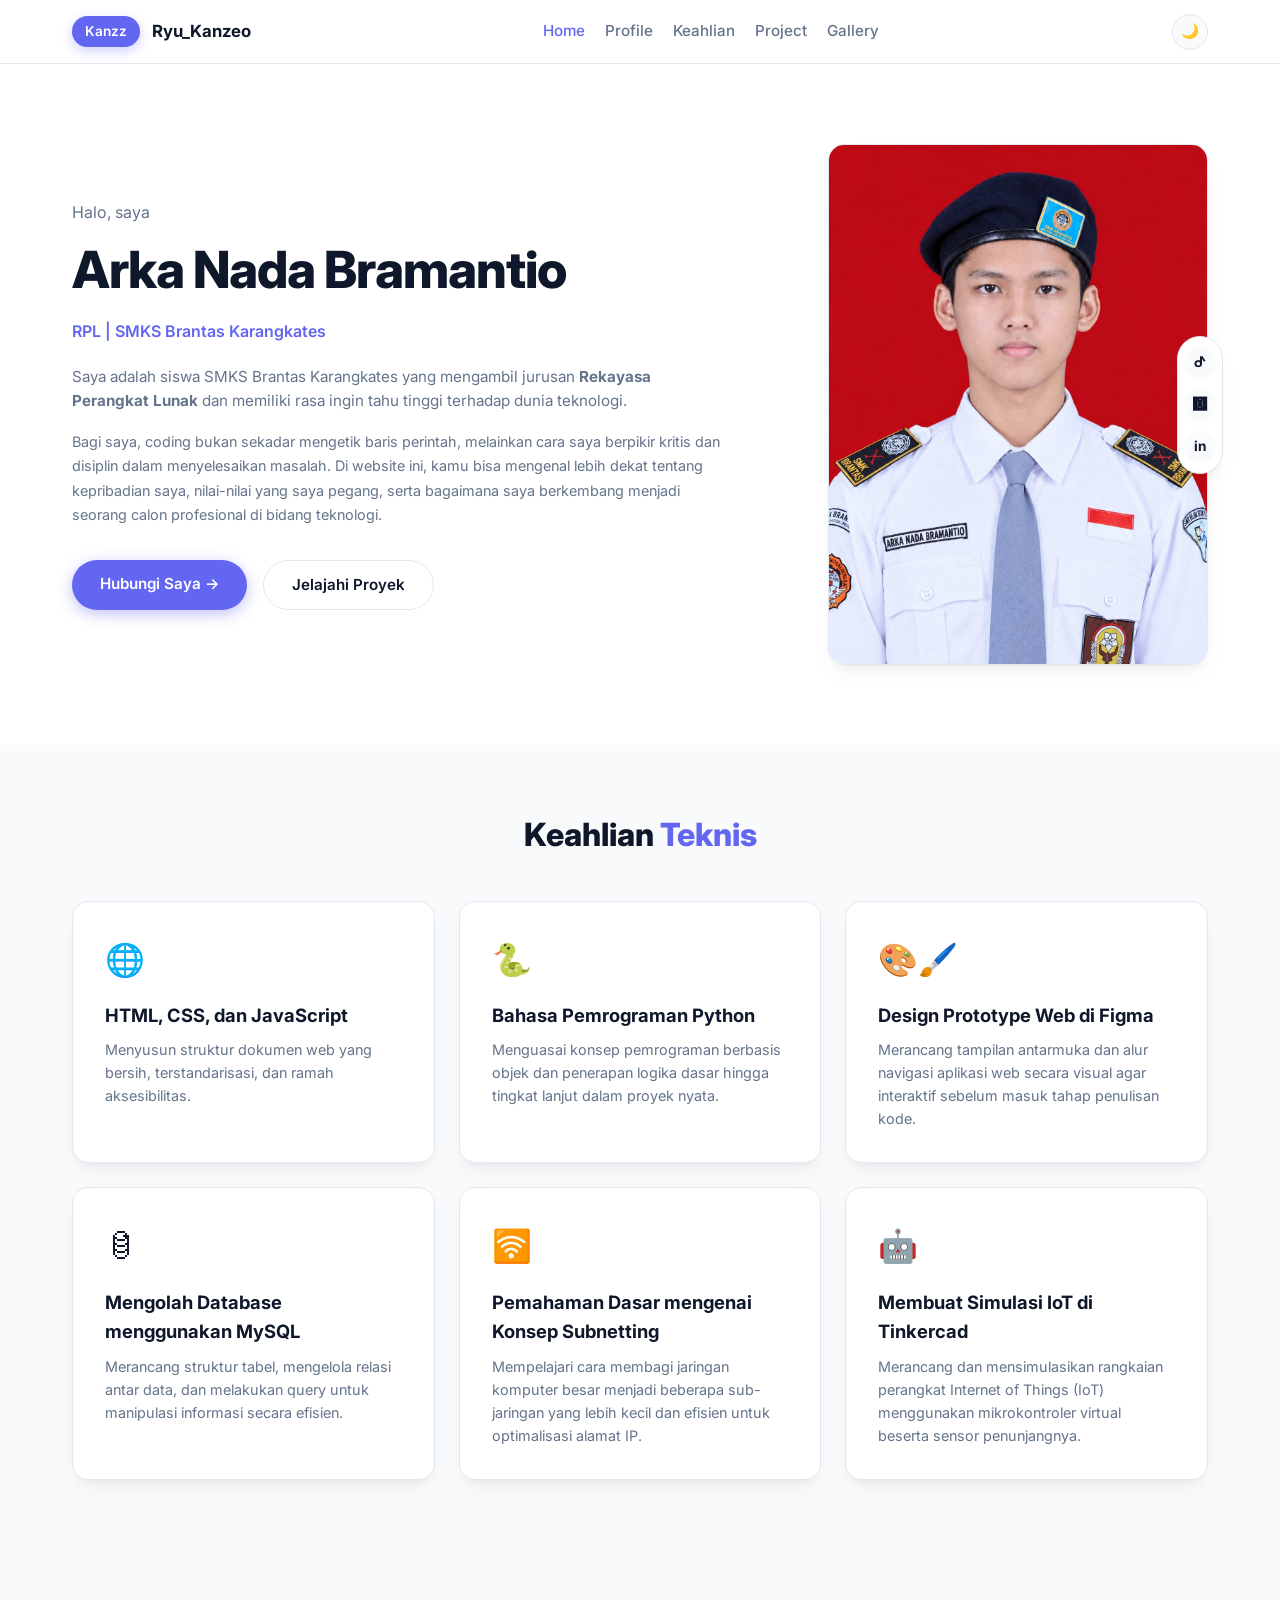
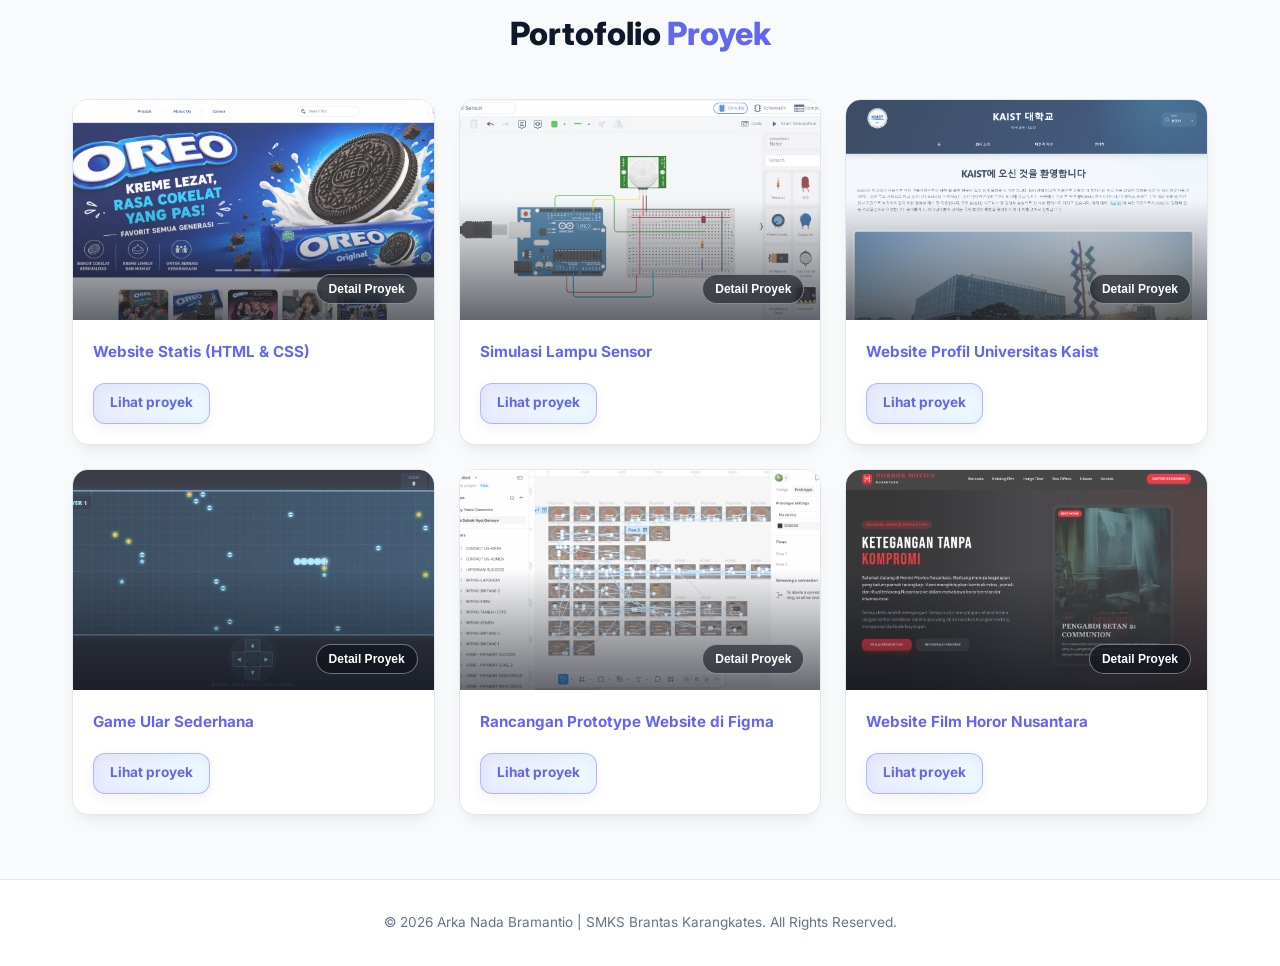
<file: index.html>
<!DOCTYPE html>
<html lang="id">
<head>
    <meta charset="UTF-8">
    <meta name="viewport" content="width=device-width, initial-scale=1.0">
    <title>Profil Arka Nada Bramantio | SMKS Brantas Karangkates</title>
    <link href="https://fonts.googleapis.com/css2?family=Inter:wght@300;400;500;600;700;800&display=swap" rel="stylesheet">
    <link rel="stylesheet" href="css/style.css">
</head>
<body>

    <!-- ANIMASI LOADING SCREEN -->
    <div id="loading-screen">
        <div class="loader-content">
            <div class="spinner"></div>
            <h2>LOADING...</h2>
            <p>Memuat Portofolio Arka Nada</p>
        </div>
    </div>

    <!-- HEADER / NAVIGASI -->
    <header class="site-header">
        <div class="container header-container">
            <div class="header-left">
                <span class="brand-badge">Kanzz</span>
                <span class="brand-name">Ryu_Kanzeo</span>
            </div>
            <nav id="primary-navigation" class="nav-menu">
                <a href="index.html" class="active">Home</a>
                <a href="profile.html">Profile</a>
                <a href="#keahlian">Keahlian</a>
                <a href="#portofolio">Project</a>
                <a href="#portofolio">Gallery</a>
            </nav>
            <div class="header-right">
                <button id="menu-toggle" class="icon-btn menu-toggle" type="button"
                    aria-expanded="false" aria-controls="primary-navigation"
                    aria-label="Buka menu navigasi" title="Buka menu navigasi">
                    <span aria-hidden="true">☰</span>
                </button>
                <button id="theme-toggle" class="icon-btn" title="Ganti Mode Gelap/Terang">🌙</button>
            </div>
        </div>
    </header>

    <!-- KONTEN UTAMA -->
    <main>
        <!-- SECTION HERO / TENTANG -->
        <section id="tentang" class="hero">
            <div class="container hero-container">
                <div class="hero-text">
                    <p class="greeting">Halo, saya</p>
                    <h1>Arka Nada Bramantio</h1>
                    <p class="sub-role">RPL | SMKS Brantas Karangkates</p>
                    <p class="bio-text">
                        Saya adalah siswa SMKS Brantas Karangkates yang mengambil jurusan <strong>Rekayasa Perangkat Lunak</strong> dan memiliki rasa ingin tahu tinggi terhadap dunia teknologi.
                    </p>
                    <p class="bio-text secondary-bio">
                        Bagi saya, coding bukan sekadar mengetik baris perintah, melainkan cara saya berpikir kritis dan disiplin dalam menyelesaikan masalah. Di website ini, kamu bisa mengenal lebih dekat tentang kepribadian saya, nilai-nilai yang saya pegang, serta bagaimana saya berkembang menjadi seorang calon profesional di bidang teknologi.
                    </p>
                    <div class="hero-buttons">
                        <a href="#tentang" class="btn-primary">Hubungi Saya &rarr;</a>
                        <a href="#portofolio" class="btn-secondary">Jelajahi Proyek</a>
                    </div>
                </div>
                
                <div class="hero-img-wrapper">
                    <img src="img/foto-profile.jpg" alt="Arka Nada Bramantio" class="profile-img">
                    
                    <!-- SOSIAL MEDIA DENGAN TAUTAN TUJUAN -->
                    <div class="floating-socials">
                        <a href="https://www.tiktok.com/@ryuu_kanzzz?_r=1&_t=ZS-99xQWWKFfRV" target="_blank" title="TikTok">ᕷ</a>
                        <a href="https://www.instagram.com/ryu_kanzeo?stkn=bmRhbXRndmNubngy" target="_blank" title="Instagram">🅾</a>
                        <a href="https://www.linkedin.com/in/arka-nada-bramantio-6a160a384/" target="_blank" title="LinkedIn">in</a>
                    </div>
                </div>
            </div>
        </section>

        <!-- SECTION KEAHLIAN -->
        <section id="keahlian" class="skills">
            <div class="container">
                <h2 class="section-title">Keahlian <span>Teknis</span></h2>
                <div class="skills-grid">
                    <article class="card">
                        <div class="card-icon">🌐</div>
                        <h3>HTML, CSS, dan JavaScript</h3>
                        <p>Menyusun struktur dokumen web yang bersih, terstandarisasi, dan ramah aksesibilitas.</p>
                    </article>
                    <article class="card">
                        <div class="card-icon">🐍</div>
                        <h3>Bahasa Pemrograman Python</h3>
                        <p>Menguasai konsep pemrograman berbasis objek dan penerapan logika dasar hingga tingkat lanjut dalam proyek nyata.</p>
                    </article>
                    <article class="card">
                        <div class="card-icon">🎨🖌️</div>
                        <h3>Design Prototype Web di Figma</h3>
                        <p>Merancang tampilan antarmuka dan alur navigasi aplikasi web secara visual agar interaktif sebelum masuk tahap penulisan kode.</p>
                    </article>
                    <article class="card">
                        <div class="card-icon">🛢</div>
                        <h3>Mengolah Database menggunakan MySQL</h3>
                        <p>Merancang struktur tabel, mengelola relasi antar data, dan melakukan query untuk manipulasi informasi secara efisien.</p>
                    </article>
                    <article class="card">
                        <div class="card-icon">🛜</div>
                        <h3>Pemahaman Dasar mengenai Konsep Subnetting</h3>
                        <p>Mempelajari cara membagi jaringan komputer besar menjadi beberapa sub-jaringan yang lebih kecil dan efisien untuk optimalisasi alamat IP.</p>
                    </article>
                    <article class="card">
                        <div class="card-icon">🤖</div>
                        <h3>Membuat Simulasi IoT di Tinkercad</h3>
                        <p>Merancang dan mensimulasikan rangkaian perangkat Internet of Things (IoT) menggunakan mikrokontroler virtual beserta sensor penunjangnya.</p>
                    </article>
                </div>
            </div>
        </section>

        <!-- SECTION PORTOFOLIO / GALERI -->
        <section id="portofolio" class="gallery">
            <div class="container">
                <h2 class="section-title">Portofolio <span>Proyek</span></h2>
                <div class="gallery-grid">
                    <!-- Project Web Statis -->
                    <figure class="gallery-item">
                        <button class="gallery-toggle" type="button" aria-expanded="false" aria-controls="project-detail-1" aria-label="Tampilkan detail Website Statis">
                            <span class="gallery-img-box" style="background-image: url('img/website_produk.jpg');"></span>
                            <span class="gallery-hint" aria-hidden="true">Detail Proyek</span>
                        </button>
                        <figcaption class="gallery-caption">
                            <span class="proj-tag">Website Statis (HTML & CSS)</span>
                            <p class="gallery-description" id="project-detail-1" aria-hidden="true">Menampilkan keunikan cita rasa Oreo dalam balutan tata letak web modern yang estetis berbasis HTML dan CSS murni.</p>
                            <a href="https://landingpagearka-66tr.vercel.app/" target="_blank" rel="noopener noreferrer" class="project-link">Lihat proyek</a>
                        </figcaption>
                    </figure>

                    <!-- Project IoT -->
                    <figure class="gallery-item">
                        <button class="gallery-toggle" type="button" aria-expanded="false" aria-controls="project-detail-2" aria-label="Tampilkan detail Simulasi Lampu Sensor">
                            <span class="gallery-img-box" style="background-image: url('img/proyek_iot.jpg');"></span>
                            <span class="gallery-hint" aria-hidden="true">Detail Proyek</span>
                        </button>
                        <figcaption class="gallery-caption">
                            <span class="proj-tag">Simulasi Lampu Sensor</span>
                            <p class="gallery-description" id="project-detail-2" aria-hidden="true">Simulasi Perangkat Sensor Objek Internet of Things (IoT) pada Tinkercad.</p>
                            <a href="https://www.tinkercad.com/things/62Zy0ZMmRSz-pir-sensor" target="_blank" rel="noopener noreferrer" class="project-link">Lihat proyek</a>
                        </figcaption>
                    </figure>

                    <!-- Website Profil Kaist -->
                    <figure class="gallery-item">
                        <button class="gallery-toggle" type="button" aria-expanded="false" aria-controls="project-detail-2" aria-label="Tampilkan detail Simulasi Lampu Sensor">
                            <span class="gallery-img-box" style="background-image: url('img/web_kaist.jpg');"></span>
                            <span class="gallery-hint" aria-hidden="true">Detail Proyek</span>
                        </button>
                        <figcaption class="gallery-caption">
                            <span class="proj-tag">Website Profil Universitas Kaist</span>
                            <p class="gallery-description" id="project-detail-2" aria-hidden="true">Website profil Universitas KAIST menampilkan informasi mengenai sejarah, visi dan misi, serta kontak universitas dengan desain modern. Website ini menyediakan dua pilihan bahasa, yaitu bahasa Korea dan bahasa Inggris.</p>
                            <a href="https://websiteprofilkaist.vercel.app/" target="_blank" rel="noopener noreferrer" class="project-link">Lihat proyek</a>
                        </figcaption>
                    </figure>

                    <!-- Game Ular -->
                    <figure class="gallery-item">
                        <button class="gallery-toggle" type="button" aria-expanded="false" aria-controls="project-detail-3" aria-label="Tampilkan detail Game Ular Sederhana">
                            <span class="gallery-img-box" style="background-image: url('img/snake-game.jpg');"></span>
                            <span class="gallery-hint" aria-hidden="true">Detail Proyek</span>
                        </button>
                        <figcaption class="gallery-caption">
                            <span class="proj-tag">Game Ular Sederhana</span>
                            <p class="gallery-description" id="project-detail-3" aria-hidden="true">Game Ular yang dikembangkan menggunakan logika Python.</p>
                            <a href="https://arka-snake-game.vercel.app/" target="_blank" rel="noopener noreferrer" class="project-link">Lihat proyek</a>
                        </figcaption>
                    </figure>

                    <!-- Prototype Figma -->
                    <figure class="gallery-item">
                        <button class="gallery-toggle" type="button" aria-expanded="false" aria-controls="project-detail-4" aria-label="Tampilkan detail Rancangan Prototype Website di Figma">
                            <span class="gallery-img-box" style="background-image: url('img/prototype_web.jpg');"></span>
                            <span class="gallery-hint" aria-hidden="true">Detail Proyek</span>
                        </button>
                        <figcaption class="gallery-caption">
                            <span class="proj-tag">Rancangan Prototype Website di Figma</span>
                            <p class="gallery-description" id="project-detail-4" aria-hidden="true">Design prototype website penjualan seblak menggunakan Figma.</p>
                            <a href="https://www.figma.com/design/AvkpELLWRFeihYIkIMaGhw/Untitled?node-id=171-38&m=dev&t=LEKbkbCV1JlNbYNM-1" target="_blank" rel="noopener noreferrer" class="project-link">Lihat proyek</a>
                        </figcaption>
                    </figure>

                    <!-- Website Film Horor Nusantara -->
                    <figure class="gallery-item">
                        <button class="gallery-toggle" type="button" aria-expanded="false" aria-controls="project-detail-5" aria-label="Tampilkan detail Website Film Horor Nusantara">
                            <span class="gallery-img-box" style="background-image: url('img/website-film.jpg');"></span>
                            <span class="gallery-hint" aria-hidden="true">Detail Proyek</span>
                        </button>
                        <figcaption class="gallery-caption">
                            <span class="proj-tag">Website Film Horor Nusantara</span>
                            <p class="gallery-description" id="project-detail-5" aria-hidden="true">Website yang menampilkan berbagai film horor Indonesia dengan desain modern dan nuansa misterius menggunakan Tailwind CSS.</p>
                            <a href="https://web-profil-film.vercel.app/" target="_blank" rel="noopener noreferrer" class="project-link">Lihat proyek</a>
                        </figcaption>
                    </figure>
                </div>
            </div>
        </section>
    </main>

    <!-- FOOTER -->
    <footer class="site-footer">
        <div class="container">
            <p>&copy; 2026 Arka Nada Bramantio | SMKS Brantas Karangkates. All Rights Reserved.</p>
        </div>
    </footer>

    <script src="js/script.js"></script>
</body>
</html>
</file>
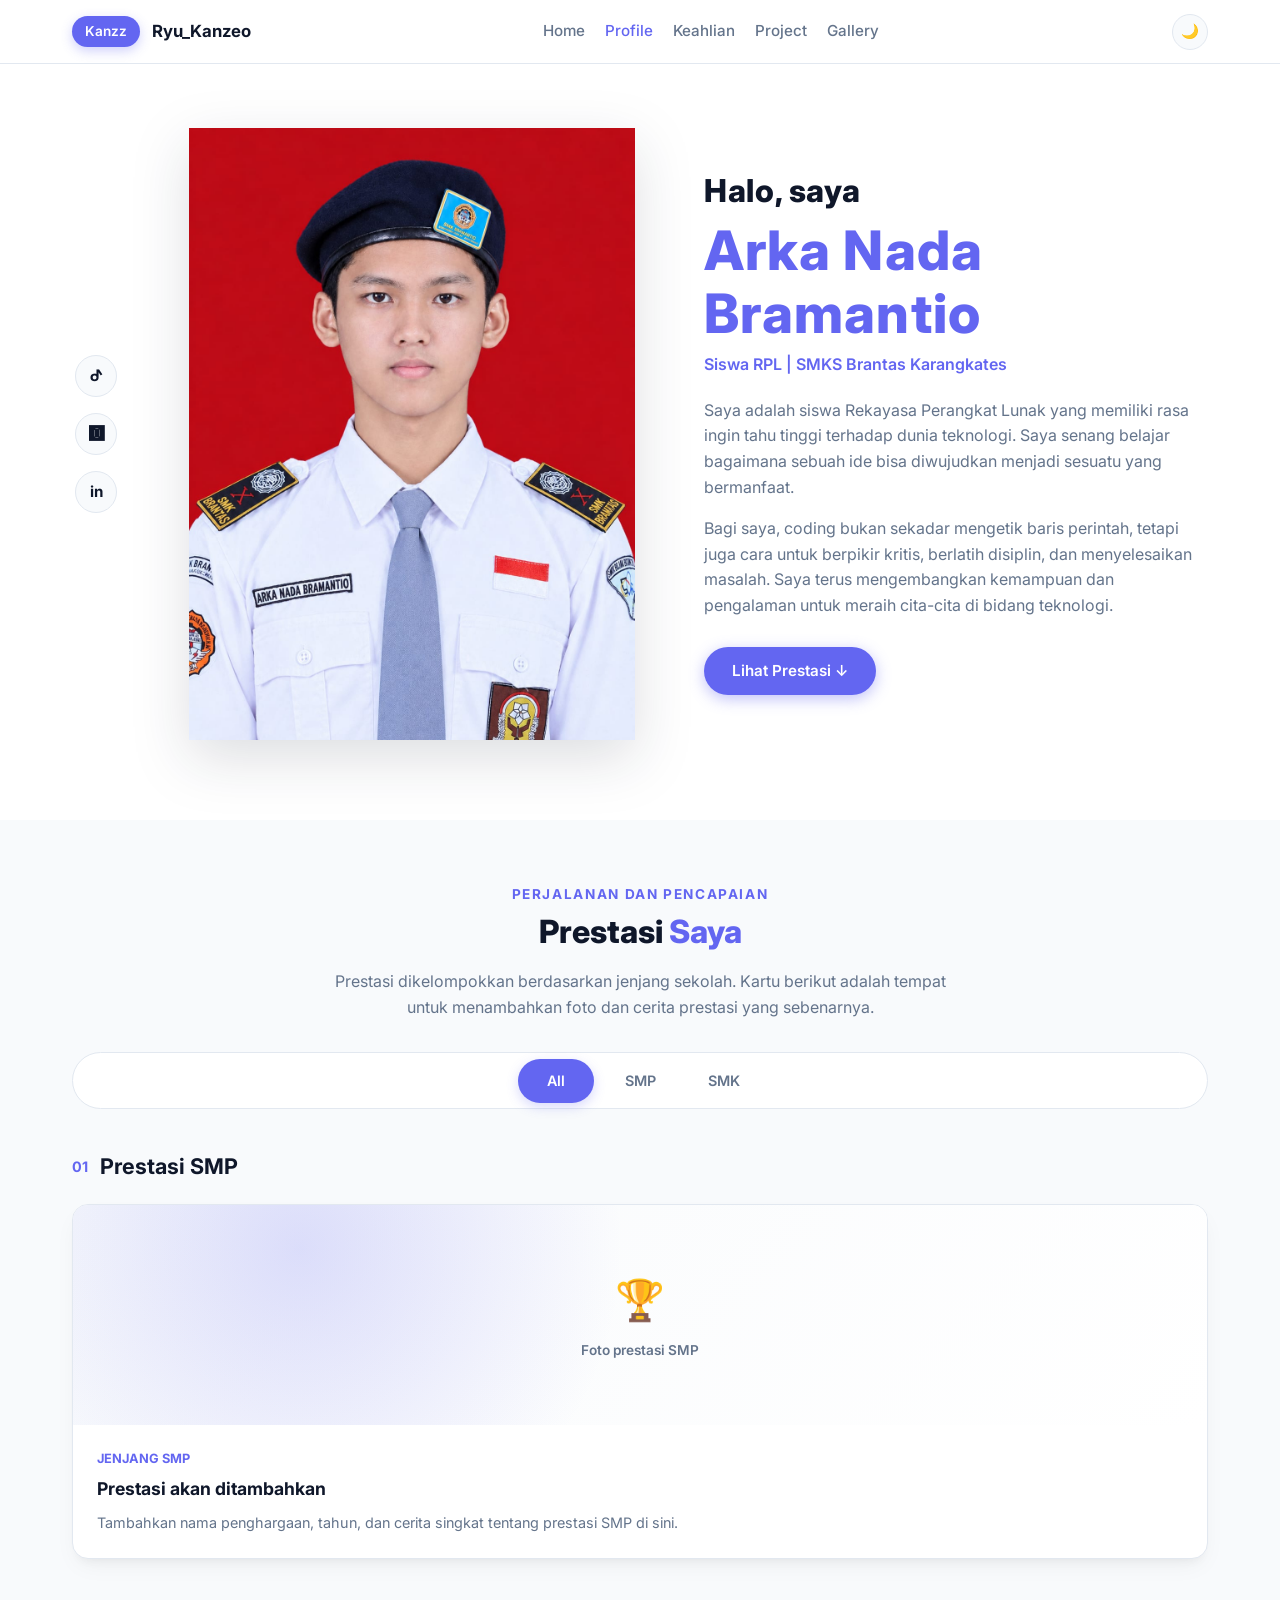
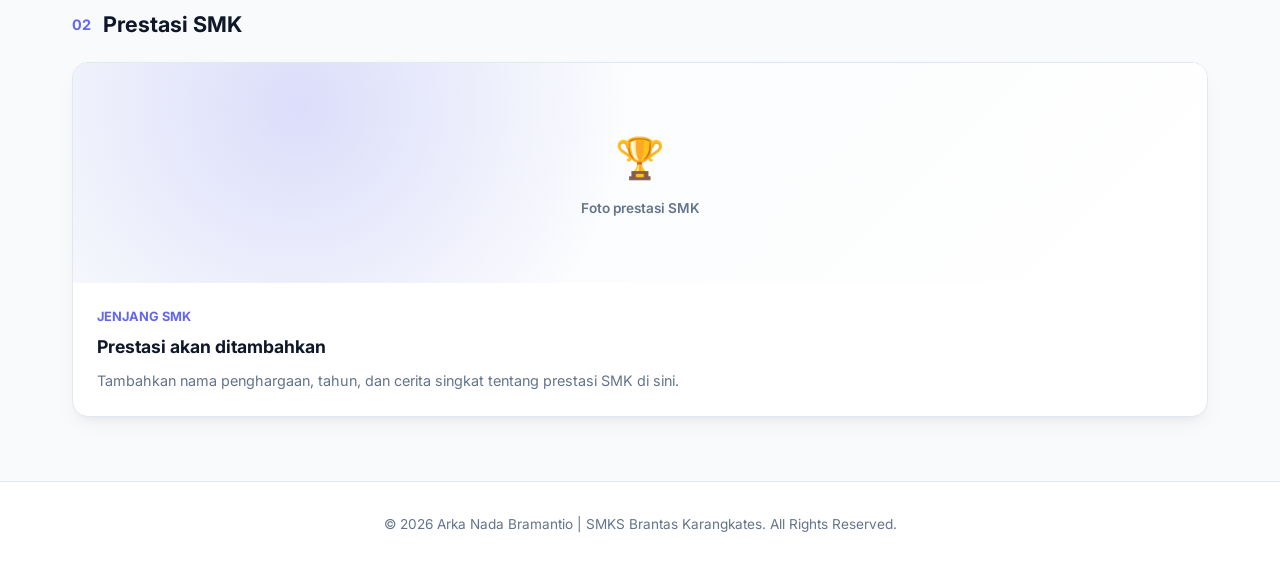
<file: profile.html>
<!DOCTYPE html>
<html lang="id">
<head>
    <meta charset="UTF-8">
    <meta name="viewport" content="width=device-width, initial-scale=1.0">
    <meta name="description" content="Kenali lebih dekat Arka Nada Bramantio dan perjalanan prestasinya.">
    <title>Profile | Arka Nada Bramantio</title>
    <link href="https://fonts.googleapis.com/css2?family=Inter:wght@300;400;500;600;700;800&display=swap" rel="stylesheet">
    <link rel="stylesheet" href="css/style.css">
    <link rel="stylesheet" href="css/profile.css">
</head>
<body>
    <div id="loading-screen">
        <div class="loader-content">
            <div class="spinner"></div>
            <h2>LOADING...</h2>
            <p>Memuat Profil Arka Nada</p>
        </div>
    </div>

    <header class="site-header">
        <div class="container header-container">
            <div class="header-left">
                <span class="brand-badge">Kanzz</span>
                <span class="brand-name">Ryu_Kanzeo</span>
            </div>
            <nav id="primary-navigation" class="nav-menu" aria-label="Navigasi utama">
                <a href="index.html">Home</a>
                <a href="profile.html" class="active" aria-current="page">Profile</a>
                <a href="index.html#keahlian">Keahlian</a>
                <a href="index.html#portofolio">Project</a>
                <a href="index.html#portofolio">Gallery</a>
            </nav>
            <div class="header-right">
                <button id="menu-toggle" class="icon-btn menu-toggle" type="button"
                    aria-expanded="false" aria-controls="primary-navigation"
                    aria-label="Buka menu navigasi" title="Buka menu navigasi">
                    <span aria-hidden="true">☰</span>
                </button>
                <button id="theme-toggle" class="icon-btn" type="button" title="Ganti Mode Gelap/Terang" aria-label="Ganti mode gelap atau terang">🌙</button>
            </div>
        </div>
    </header>

    <main>
        <section class="profile-intro">
            <div class="container profile-intro-container">
                <nav class="profile-socials" aria-label="Media sosial Arka Nada">
                    <a href="https://www.tiktok.com/@ryuu_kanzzz?_r=1&_t=ZS-99xQWWKFfRV" target="_blank" rel="noopener noreferrer" aria-label="TikTok Arka Nada" title="TikTok">ᕷ</a>
                    <a href="https://www.instagram.com/ryu_kanzeo?stkn=bmRhbXRndmNubngy" target="_blank" rel="noopener noreferrer" aria-label="Instagram Arka Nada" title="Instagram">🅾</a>
                    <a href="https://www.linkedin.com/in/arka-nada-bramantio-6a160a384/" target="_blank" rel="noopener noreferrer" aria-label="LinkedIn Arka Nada" title="LinkedIn">in</a>
                </nav>
                <div class="profile-photo-wrap">
                    <img src="img/foto-profile.jpg" alt="Foto Arka Nada Bramantio">
                </div>
                <div class="profile-copy">
                    <h1>
                        <span class="profile-greeting">Halo, saya</span>
                        <span class="profile-name">Arka Nada Bramantio</span>
                    </h1>
                    <p class="sub-role">Siswa RPL | SMKS Brantas Karangkates</p>
                    <p>
                        Saya adalah siswa Rekayasa Perangkat Lunak yang memiliki rasa ingin tahu tinggi terhadap dunia teknologi. Saya senang belajar bagaimana sebuah ide bisa diwujudkan menjadi sesuatu yang bermanfaat.
                    </p>
                    <p>
                        Bagi saya, coding bukan sekadar mengetik baris perintah, tetapi juga cara untuk berpikir kritis, berlatih disiplin, dan menyelesaikan masalah. Saya terus mengembangkan kemampuan dan pengalaman untuk meraih cita-cita di bidang teknologi.
                    </p>
                    <a class="btn-primary profile-achievements-link" href="#prestasi">Lihat Prestasi &darr;</a>
                </div>
            </div>
        </section>

        <section id="prestasi" class="achievements">
            <div class="container">
                <p class="achievements-eyebrow">Perjalanan dan pencapaian</p>
                <h2 class="section-title">Prestasi <span>Saya</span></h2>
                <p class="achievements-intro">Prestasi dikelompokkan berdasarkan jenjang sekolah. Kartu berikut adalah tempat untuk menambahkan foto dan cerita prestasi yang sebenarnya.</p>

                <nav class="achievement-filters" aria-label="Filter prestasi">
                    <button class="achievement-filter is-active" type="button" data-filter="all" aria-pressed="true">All</button>
                    <button class="achievement-filter" type="button" data-filter="smp" aria-pressed="false">SMP</button>
                    <button class="achievement-filter" type="button" data-filter="smk" aria-pressed="false">SMK</button>
                </nav>

                <section class="achievement-level" data-achievement-level="smp" aria-labelledby="prestasi-smp">
                    <h3 id="prestasi-smp" class="achievement-level-title"><span>01</span> Prestasi SMP</h3>
                    <div class="achievement-grid">
                        <article class="achievement-card">
                            <div class="achievement-photo-placeholder" aria-label="Tempat foto prestasi SMP">
                                <span aria-hidden="true">🏆</span>
                                <span>Foto prestasi SMP</span>
                            </div>
                            <div class="achievement-card-copy">
                                <p class="achievement-label">Jenjang SMP</p>
                                <h4>Prestasi akan ditambahkan</h4>
                                <p>Tambahkan nama penghargaan, tahun, dan cerita singkat tentang prestasi SMP di sini.</p>
                            </div>
                        </article>
                    </div>
                </section>

                <section class="achievement-level" data-achievement-level="smk" aria-labelledby="prestasi-smk">
                    <h3 id="prestasi-smk" class="achievement-level-title"><span>02</span> Prestasi SMK</h3>
                    <div class="achievement-grid">
                        <article class="achievement-card">
                            <div class="achievement-photo-placeholder" aria-label="Tempat foto prestasi SMK">
                                <span aria-hidden="true">🏆</span>
                                <span>Foto prestasi SMK</span>
                            </div>
                            <div class="achievement-card-copy">
                                <p class="achievement-label">Jenjang SMK</p>
                                <h4>Prestasi akan ditambahkan</h4>
                                <p>Tambahkan nama penghargaan, tahun, dan cerita singkat tentang prestasi SMK di sini.</p>
                            </div>
                        </article>
                    </div>
                </section>
            </div>
        </section>
    </main>

    <footer class="site-footer">
        <div class="container">
            <p>&copy; 2026 Arka Nada Bramantio | SMKS Brantas Karangkates. All Rights Reserved.</p>
        </div>
    </footer>

    <script src="js/script.js"></script>
    <script src="js/profile.js"></script>
</body>
</html>
</file>
<file: css/style.css>
/* =========================================
   1. RESET DAN VARIABEL (MOBILE-FIRST)
   ========================================= */
* {
    box-sizing: border-box;
    margin: 0;
    padding: 0;
}

:root {
    --bg-primary: #ffffff;
    --bg-surface: #f8fafc;
    --bg-card: #ffffff;
    --text-main: #0f172a;
    --text-muted: #64748b;
    --accent-indigo: #6366f1;
    --accent-indigo-hover: #4f46e5;
    --border-color: #e2e8f0;
    --shadow-soft: 0 10px 25px -5px rgba(0, 0, 0, 0.05), 0 8px 10px -6px rgba(0, 0, 0, 0.05);
    --container-width: 1200px;
}

/* Mode Gelap (Dark Mode Variables) */
body.dark-mode {
    --bg-primary: #090d16;
    --bg-surface: #0f172a;
    --bg-card: #1e293b;
    --text-main: #f8fafc;
    --text-muted: #94a3b8;
    --border-color: #334155;
    --shadow-soft: 0 10px 25px -5px rgba(0, 0, 0, 0.5);
}

body {
    font-family: 'Inter', sans-serif;
    background-color: var(--bg-primary);
    color: var(--text-main);
    line-height: 1.6;
    overflow-x: hidden;
    transition: background-color 0.3s ease, color 0.3s ease;
}

img {
    max-width: 100%;
    height: auto;
    display: block;
}

.container {
    width: 100%;
    max-width: 100%;
    padding: 0 1.5rem;
    margin: 0 auto;
}

/* =========================================
   ANIMASI LOADING SCREEN
   ========================================= */
#loading-screen {
    position: fixed;
    top: 0;
    left: 0;
    width: 100%;
    height: 100%;
    background-color: var(--bg-primary);
    display: flex;
    justify-content: center;
    align-items: center;
    z-index: 9999;
    transition: opacity 0.5s ease, visibility 0.5s ease;
}

#loading-screen.fade-out {
    opacity: 0;
    visibility: hidden;
}

.loader-content {
    text-align: center;
}

.spinner {
    width: 50px;
    height: 50px;
    border: 4px solid var(--border-color);
    border-top: 4px solid var(--accent-indigo);
    border-radius: 50%;
    animation: spin 0.8s linear infinite;
    margin: 0 auto 1rem auto;
}

.loader-content h2 {
    font-size: 1.2rem;
    font-weight: 800;
    letter-spacing: 2px;
    color: var(--text-main);
    margin-bottom: 0.25rem;
}

.loader-content p {
    font-size: 0.85rem;
    color: var(--text-muted);
}

@keyframes spin {
    0% { transform: rotate(0deg); }
    100% { transform: rotate(360deg); }
}

/* =========================================
   2. HEADER & NAVIGASI (Flexbox)
   ========================================= */
.site-header {
    background: var(--bg-primary);
    backdrop-filter: blur(8px);
    border-bottom: 1px solid var(--border-color);
    position: sticky;
    top: 0;
    z-index: 1000;
    padding: 0.85rem 0;
    transition: background-color 0.3s, border-color 0.3s;
}

.header-container {
    display: flex;
    flex-direction: column;
    align-items: center;
    gap: 1rem;
}

.header-left {
    display: flex;
    align-items: center;
    gap: 0.75rem;
}

.brand-badge {
    background-color: var(--accent-indigo);
    color: white;
    font-weight: 600;
    font-size: 0.85rem;
    padding: 0.3rem 0.8rem;
    border-radius: 20px;
    box-shadow: 0 4px 12px rgba(99, 102, 241, 0.3);
}

.brand-name {
    font-weight: 700;
    font-size: 1.05rem;
    color: var(--text-main);
}

.nav-menu {
    display: flex;
    flex-wrap: wrap;
    justify-content: center;
    gap: 1.25rem;
}

.nav-menu a {
    color: var(--text-muted);
    text-decoration: none;
    font-size: 0.95rem;
    font-weight: 500;
    transition: color 0.2s;
}

.nav-menu a:hover, .nav-menu a.active {
    color: var(--accent-indigo);
}

.header-right {
    display: flex;
    align-items: center;
    gap: 1rem;
}

.icon-btn {
    background: var(--bg-surface);
    border: 1px solid var(--border-color);
    color: var(--text-main);
    border-radius: 50%;
    width: 36px;
    height: 36px;
    display: flex;
    align-items: center;
    justify-content: center;
    cursor: pointer;
    font-size: 0.9rem;
    transition: background 0.2s;
}

.icon-btn:hover {
    background: var(--border-color);
}

.menu-toggle {
    display: none;
}

.lang-select {
    font-size: 0.9rem;
    font-weight: 500;
    color: var(--text-muted);
    cursor: pointer;
}

/* =========================================
   3. HERO SECTION (Mobile-First & Flexible)
   ========================================= */
.hero {
    padding: 3rem 0;
}

.hero-container {
    display: flex;
    flex-direction: column;
    align-items: center;
    gap: 2.5rem;
}

.hero-text {
    text-align: left;
    width: 100%;
}

.greeting {
    color: var(--text-muted);
    font-size: 1rem;
    margin-bottom: 0.25rem;
}

.hero-text h1 {
    font-size: clamp(2rem, 4.5vw, 3.2rem);
    font-weight: 800;
    color: var(--text-main);
    letter-spacing: -1px;
    margin-bottom: 0.5rem;
}

.sub-role {
    color: var(--accent-indigo);
    font-weight: 600;
    font-size: 1rem;
    margin-bottom: 1.25rem;
}

.bio-text {
    color: var(--text-muted);
    font-size: 0.95rem;
    margin-bottom: 1rem;
}

.secondary-bio {
    font-size: 0.9rem;
    line-height: 1.7;
    margin-bottom: 2rem;
}

.hero-buttons {
    display: flex;
    flex-wrap: wrap;
    gap: 1rem;
}

.btn-primary {
    background-color: var(--accent-indigo);
    color: white;
    padding: 0.75rem 1.75rem;
    border-radius: 30px;
    text-decoration: none;
    font-weight: 600;
    font-size: 0.95rem;
    box-shadow: 0 4px 15px rgba(99, 102, 241, 0.4);
    transition: background-color 0.2s, transform 0.2s;
}

.btn-primary:hover {
    background-color: var(--accent-indigo-hover);
    transform: translateY(-2px);
}

.btn-secondary {
    background-color: transparent;
    color: var(--text-main);
    border: 1px solid var(--border-color);
    padding: 0.75rem 1.75rem;
    border-radius: 30px;
    text-decoration: none;
    font-weight: 600;
    font-size: 0.95rem;
    transition: border-color 0.2s, background-color 0.2s;
}

.btn-secondary:hover {
    border-color: var(--text-main);
    background-color: var(--bg-surface);
}

/* Foto Profil & Kotak Mengambang */
.hero-img-wrapper {
    position: relative;
    width: 100%;
    max-width: 340px;
}

.profile-img {
    width: 100%;
    border-radius: 16px;
    box-shadow: var(--shadow-soft);
    border: 1px solid var(--border-color);
    object-fit: cover;
}

.floating-socials {
    position: absolute;
    right: -15px;
    top: 50%;
    transform: translateY(-50%);
    background: var(--bg-card);
    padding: 10px 6px;
    border-radius: 30px;
    box-shadow: var(--shadow-soft);
    border: 1px solid var(--border-color);
    display: flex;
    flex-direction: column;
    gap: 10px;
}

.floating-socials a {
    width: 32px;
    height: 32px;
    display: flex;
    align-items: center;
    justify-content: center;
    border-radius: 50%;
    background: var(--bg-surface);
    color: var(--text-main);
    text-decoration: none;
    font-size: 0.85rem;
    font-weight: 700;
    transition: background 0.2s, color 0.2s;
}

.floating-socials a:hover {
    background: var(--accent-indigo);
    color: white;
}

/* =========================================
   4. KEAHLIAN & GALERI (CSS Grid)
   ========================================= */
.skills, .gallery {
    padding: 4rem 0;
    background-color: var(--bg-surface);
    transition: background-color 0.3s;
}

.section-title {
    font-size: 2rem;
    font-weight: 800;
    text-align: center;
    margin-bottom: 2.5rem;
}

.section-title span {
    color: var(--accent-indigo);
}

.skills-grid, .gallery-grid {
    display: grid;
    grid-template-columns: 1fr;
    gap: 1.5rem;
}

.card {
    background: var(--bg-card);
    border: 1px solid var(--border-color);
    padding: 2rem;
    border-radius: 16px;
    box-shadow: var(--shadow-soft);
    transition: transform 0.2s, background-color 0.3s;
}

.card:hover {
    transform: translateY(-4px);
}

.card-icon {
    font-size: 2rem;
    margin-bottom: 1rem;
}

.card h3 {
    font-size: 1.15rem;
    font-weight: 700;
    margin-bottom: 0.5rem;
}

.card p {
    color: var(--text-muted);
    font-size: 0.9rem;
}

/* GALERI ITEM, OPACITY GAMBAR, DAN POSISI TEKS TENGAH */
.gallery-item {
    background: var(--bg-card);
    border: 1px solid var(--border-color);
    border-radius: 16px;
    box-shadow: var(--shadow-soft);
    overflow: hidden;
    transition: border-color 0.3s ease, box-shadow 0.3s ease, transform 0.35s ease;
    display: flex;
    flex-direction: column;
}

.gallery-item:hover {
    transform: translateY(-7px);
    border-color: var(--accent-indigo);
    box-shadow: 0 18px 38px -12px rgba(99, 102, 241, 0.35);
}

.gallery-toggle {
    position: relative;
    display: block;
    width: 100%;
    padding: 0;
    overflow: hidden;
    border: 0;
    background: var(--bg-surface);
    color: white;
    text-align: left;
    cursor: pointer;
}

.gallery-toggle:focus-visible {
    outline: 3px solid var(--accent-indigo);
    outline-offset: -3px;
}

.gallery-img-box {
    display: block;
    height: 220px;
    width: 100%;
    background-size: cover;
    background-position: center;
    opacity: 0.78;
    transition: opacity 0.4s ease, transform 0.7s cubic-bezier(0.2, 0.7, 0.2, 1);
}

.gallery-toggle::after {
    position: absolute;
    inset: 0;
    content: "";
    background: linear-gradient(180deg, transparent 45%, rgba(9, 13, 22, 0.62));
    pointer-events: none;
}

.gallery-item:hover .gallery-img-box,
.gallery-toggle:focus-visible .gallery-img-box {
    opacity: 1;
    transform: scale(1.06);
}

.gallery-hint {
    position: absolute;
    z-index: 1;
    right: 1rem;
    bottom: 1rem;
    display: inline-flex;
    align-items: center;
    gap: 0.5rem;
    padding: 0.45rem 0.75rem;
    border: 1px solid rgba(255, 255, 255, 0.4);
    border-radius: 999px;
    background: rgba(9, 13, 22, 0.55);
    backdrop-filter: blur(8px);
    color: white;
    font-size: 0.75rem;
    font-weight: 600;
    transition: background-color 0.25s ease, border-color 0.25s ease;
}

.gallery-hint span {
    color: #a5b4fc;
    font-size: 1.1rem;
    line-height: 1;
    transition: transform 0.25s ease;
}

.gallery-item.is-expanded .gallery-hint {
    border-color: rgba(165, 180, 252, 0.8);
    background: rgba(79, 70, 229, 0.72);
}

.gallery-item.is-expanded .gallery-hint span {
    transform: rotate(45deg);
}

.proj-tag {
    font-weight: 700;
    color: var(--accent-indigo);
    font-size: 0.95rem;
    display: block;
    margin-bottom: 0.25rem;
}

.gallery-caption {
    padding: 1.25rem;
    font-size: 0.9rem;
    color: var(--text-muted);
}

.gallery-description {
    color: var(--text-muted);
    font-size: 0.85rem;
    line-height: 1.7;
    max-height: 0;
    margin: 0;
    opacity: 0;
    overflow: hidden;
    transform: translateY(-6px);
    transition: max-height 0.35s ease, opacity 0.25s ease, transform 0.35s ease, margin-top 0.35s ease;
}

.gallery-item.is-expanded .gallery-description {
    max-height: 140px;
    margin-top: 0.5rem;
    opacity: 1;
    transform: translateY(0);
}

.project-link {
    display: inline-flex;
    align-items: center;
    justify-content: center;
    min-height: 2.5rem;
    margin-top: 0.9rem;
    padding: 0.55rem 1rem;
    border: 1px solid rgba(99, 102, 241, 0.42);
    border-radius: 0.75rem;
    background: linear-gradient(135deg, rgba(99, 102, 241, 0.14), rgba(34, 211, 238, 0.08));
    box-shadow: inset 0 0 14px rgba(99, 102, 241, 0.08), 0 4px 14px rgba(15, 23, 42, 0.06);
    color: var(--accent-indigo);
    font-size: 0.85rem;
    font-weight: 700;
    text-decoration: none;
    transition: color 0.25s ease, background 0.25s ease, border-color 0.25s ease, box-shadow 0.25s ease, transform 0.25s ease;
}

.project-link:hover {
    border-color: rgba(34, 211, 238, 0.8);
    background: linear-gradient(135deg, rgba(99, 102, 241, 0.24), rgba(34, 211, 238, 0.16));
    box-shadow: inset 0 0 16px rgba(34, 211, 238, 0.12), 0 0 18px rgba(99, 102, 241, 0.2);
    color: var(--accent-indigo-hover);
    transform: translateY(-2px);
}

.project-link:focus-visible {
    border-radius: 0.75rem;
    outline: 2px solid var(--accent-indigo);
    outline-offset: 3px;
}

@media (prefers-reduced-motion: reduce) {
    .gallery-item,
    .gallery-img-box,
    .gallery-hint,
    .gallery-hint span,
    .gallery-description,
    .project-link {
        transition-duration: 0.01ms;
    }
}

.site-footer {
    background: var(--bg-primary);
    border-top: 1px solid var(--border-color);
    text-align: center;
    padding: 2rem 0;
    color: var(--text-muted);
    font-size: 0.85rem;
    transition: background-color 0.3s;
}

/* =========================================
   5. TABLET BREAKPOINT: @media (min-width: 768px)
   ========================================= */
@media (min-width: 768px) {
    .container {
        padding: 0 2.5rem;
    }

    .header-container {
        flex-direction: row;
        justify-content: space-between;
    }

    .hero {
        padding: 5rem 0;
    }

    .skills-grid, .gallery-grid {
        grid-template-columns: repeat(2, 1fr);
    }
}

/* =========================================
   6. DESKTOP BREAKPOINT: @media (min-width: 1024px)
   ========================================= */
@media (min-width: 1024px) {
    .container {
        max-width: var(--container-width);
        padding: 0 2rem;
    }

    .hero-container {
        flex-direction: row;
        align-items: center;
        justify-content: space-between;
    }

    .hero-text {
        max-width: 58%;
    }

    .hero-img-wrapper {
        max-width: 380px;
    }

    .skills-grid, .gallery-grid {
        grid-template-columns: repeat(auto-fit, minmax(340px, 1fr));
    }
}

@media (max-width: 767px) {
    .header-container {
        flex-direction: row;
        justify-content: space-between;
        gap: 0.75rem;
    }

    .header-right {
        gap: 0.5rem;
    }

    .menu-toggle {
        display: flex;
        font-size: 1.1rem;
    }

    .nav-menu {
        display: none;
        position: absolute;
        top: 100%;
        left: 0;
        right: 0;
        flex-direction: column;
        align-items: stretch;
        gap: 0.25rem;
        padding: 0.75rem 1.5rem 1rem;
        background: var(--bg-primary);
        border-bottom: 1px solid var(--border-color);
        box-shadow: var(--shadow-soft);
    }

    .nav-menu.is-open {
        display: flex;
    }

    .nav-menu a {
        padding: 0.5rem 0;
    }
}
</file>
<file: css/profile.css>
.profile-intro {
    padding: 3rem 0 4rem;
}

.profile-intro-container {
    display: grid;
    grid-template-columns: 1fr;
    align-items: center;
    gap: 1.5rem;
}

.profile-socials {
    display: flex;
    justify-content: center;
    gap: 0.75rem;
}

.profile-socials a {
    display: flex;
    width: 42px;
    height: 42px;
    align-items: center;
    justify-content: center;
    border: 1px solid var(--border-color);
    border-radius: 50%;
    background: var(--bg-surface);
    color: var(--text-main);
    font-size: 0.95rem;
    font-weight: 700;
    text-decoration: none;
    transition: background-color 0.2s, color 0.2s, transform 0.2s;
}

.profile-socials a:hover {
    transform: translateY(-2px);
    background: var(--accent-indigo);
    color: white;
}

.profile-socials a:focus-visible {
    outline: 3px solid var(--accent-indigo);
    outline-offset: 3px;
}

.profile-photo-wrap {
    display: flex;
    align-items: center;
    justify-content: center;
    min-height: 280px;
}

.profile-photo-wrap img {
    width: min(100%, 560px);
    max-height: 68vh;
    object-fit: contain;
    object-position: center bottom;
    filter: drop-shadow(0 18px 28px rgba(15, 23, 42, 0.14));
}

.profile-copy {
    max-width: 620px;
}

.profile-copy h1 {
    margin-bottom: 0.5rem;
    font-size: clamp(2rem, 5vw, 3.4rem);
    font-weight: 800;
    letter-spacing: 0.02em;
    line-height: 1.15;
}

.profile-copy .profile-greeting,
.profile-copy .profile-name {
    display: block;
}

.profile-copy .profile-greeting {
    margin-bottom: 0.3em;
    color: var(--text-main);
    font-size: 0.58em;
    letter-spacing: 0.02em;
}

.profile-copy .profile-name {
    color: var(--accent-indigo);
    letter-spacing: 0.02em;
}

.profile-copy .sub-role {
    margin-bottom: 1.25rem;
}

.profile-copy > p:not(.sub-role) {
    margin-bottom: 1rem;
    color: var(--text-muted);
}

.profile-achievements-link {
    display: inline-block;
    margin-top: 0.75rem;
}

.achievements {
    padding: 4rem 0;
    background: var(--bg-surface);
}

.achievements-eyebrow {
    color: var(--accent-indigo);
    font-size: 0.85rem;
    font-weight: 700;
    letter-spacing: 0.12em;
    text-align: center;
    text-transform: uppercase;
}

.achievements .section-title {
    margin-bottom: 0.75rem;
}

.achievements-intro {
    max-width: 650px;
    margin: 0 auto 3rem;
    color: var(--text-muted);
    text-align: center;
}

.achievement-filters {
    display: flex;
    justify-content: center;
    gap: 0.5rem;
    margin: -1rem 0 2.5rem;
    padding: 0.35rem;
    border: 1px solid var(--border-color);
    border-radius: 999px;
    background: var(--bg-card);
}

.achievement-filter {
    min-width: 76px;
    padding: 0.65rem 1.15rem;
    border: 0;
    border-radius: 999px;
    background: transparent;
    color: var(--text-muted);
    cursor: pointer;
    font: inherit;
    font-size: 0.9rem;
    font-weight: 600;
    transition: background-color 0.2s, color 0.2s, box-shadow 0.2s;
}

.achievement-filter:hover {
    color: var(--accent-indigo);
}

.achievement-filter.is-active {
    background: var(--accent-indigo);
    color: #fff;
    box-shadow: 0 4px 12px rgba(99, 102, 241, 0.25);
}

.achievement-filter:focus-visible {
    outline: 3px solid var(--accent-indigo);
    outline-offset: 3px;
}

.achievement-level[hidden] {
    display: none;
}

.achievement-level + .achievement-level {
    margin-top: 3rem;
}

.achievement-level-title {
    display: flex;
    align-items: center;
    gap: 0.75rem;
    margin-bottom: 1.25rem;
    font-size: 1.35rem;
}

.achievement-level-title span {
    color: var(--accent-indigo);
    font-size: 0.9rem;
}

.achievement-grid {
    display: grid;
    grid-template-columns: 1fr;
    gap: 1.5rem;
}

.achievement-card {
    overflow: hidden;
    border: 1px solid var(--border-color);
    border-radius: 16px;
    background: var(--bg-card);
    box-shadow: var(--shadow-soft);
}

.achievement-photo-placeholder {
    display: flex;
    min-height: 220px;
    flex-direction: column;
    align-items: center;
    justify-content: center;
    gap: 0.5rem;
    background:
        radial-gradient(circle at 20% 20%, rgba(99, 102, 241, 0.2), transparent 35%),
        linear-gradient(135deg, var(--bg-surface), var(--bg-card));
    color: var(--text-muted);
    font-size: 0.85rem;
    font-weight: 600;
}

.achievement-photo-placeholder span:first-child {
    font-size: 2.5rem;
}

.achievement-card-copy {
    padding: 1.5rem;
}

.achievement-label {
    margin-bottom: 0.35rem;
    color: var(--accent-indigo);
    font-size: 0.8rem;
    font-weight: 700;
    text-transform: uppercase;
}

.achievement-card-copy h4 {
    margin-bottom: 0.5rem;
    font-size: 1.1rem;
}

.achievement-card-copy > p:last-child {
    color: var(--text-muted);
    font-size: 0.9rem;
}

@media (min-width: 768px) {
    .profile-intro {
        padding: 4rem 0 5rem;
    }

    .profile-intro-container {
        grid-template-columns: 48px minmax(0, 0.95fr) minmax(0, 1.05fr);
        gap: 1.5rem;
    }

    .profile-socials {
        flex-direction: column;
        align-items: center;
        gap: 1rem;
    }

    .profile-photo-wrap {
        min-height: 400px;
    }

    .profile-photo-wrap img {
        width: 100%;
        object-position: center;
    }

    .achievement-grid {
        grid-template-columns: repeat(auto-fit, minmax(280px, 1fr));
    }
}

@media (min-width: 1024px) {
    .profile-intro-container {
        gap: 4rem;
    }

    .profile-photo-wrap {
        min-height: 520px;
    }
}
</file>
